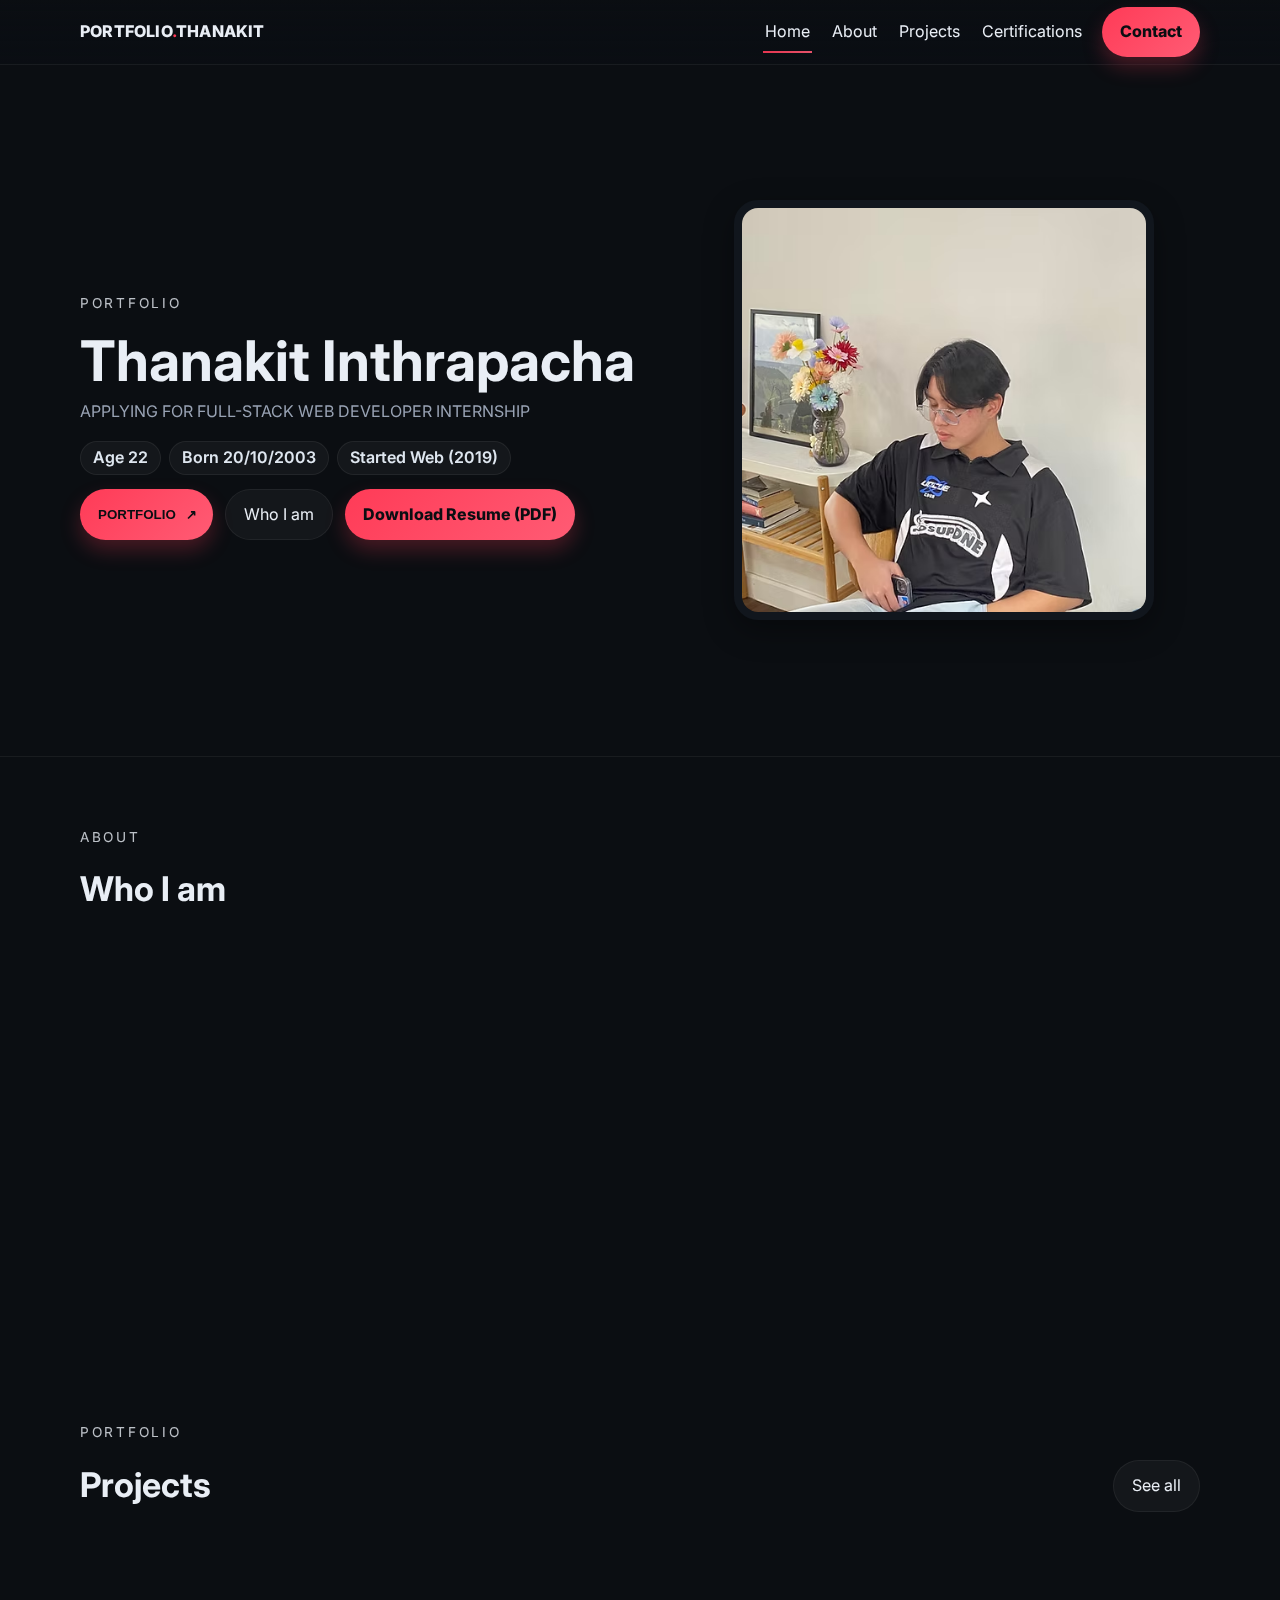
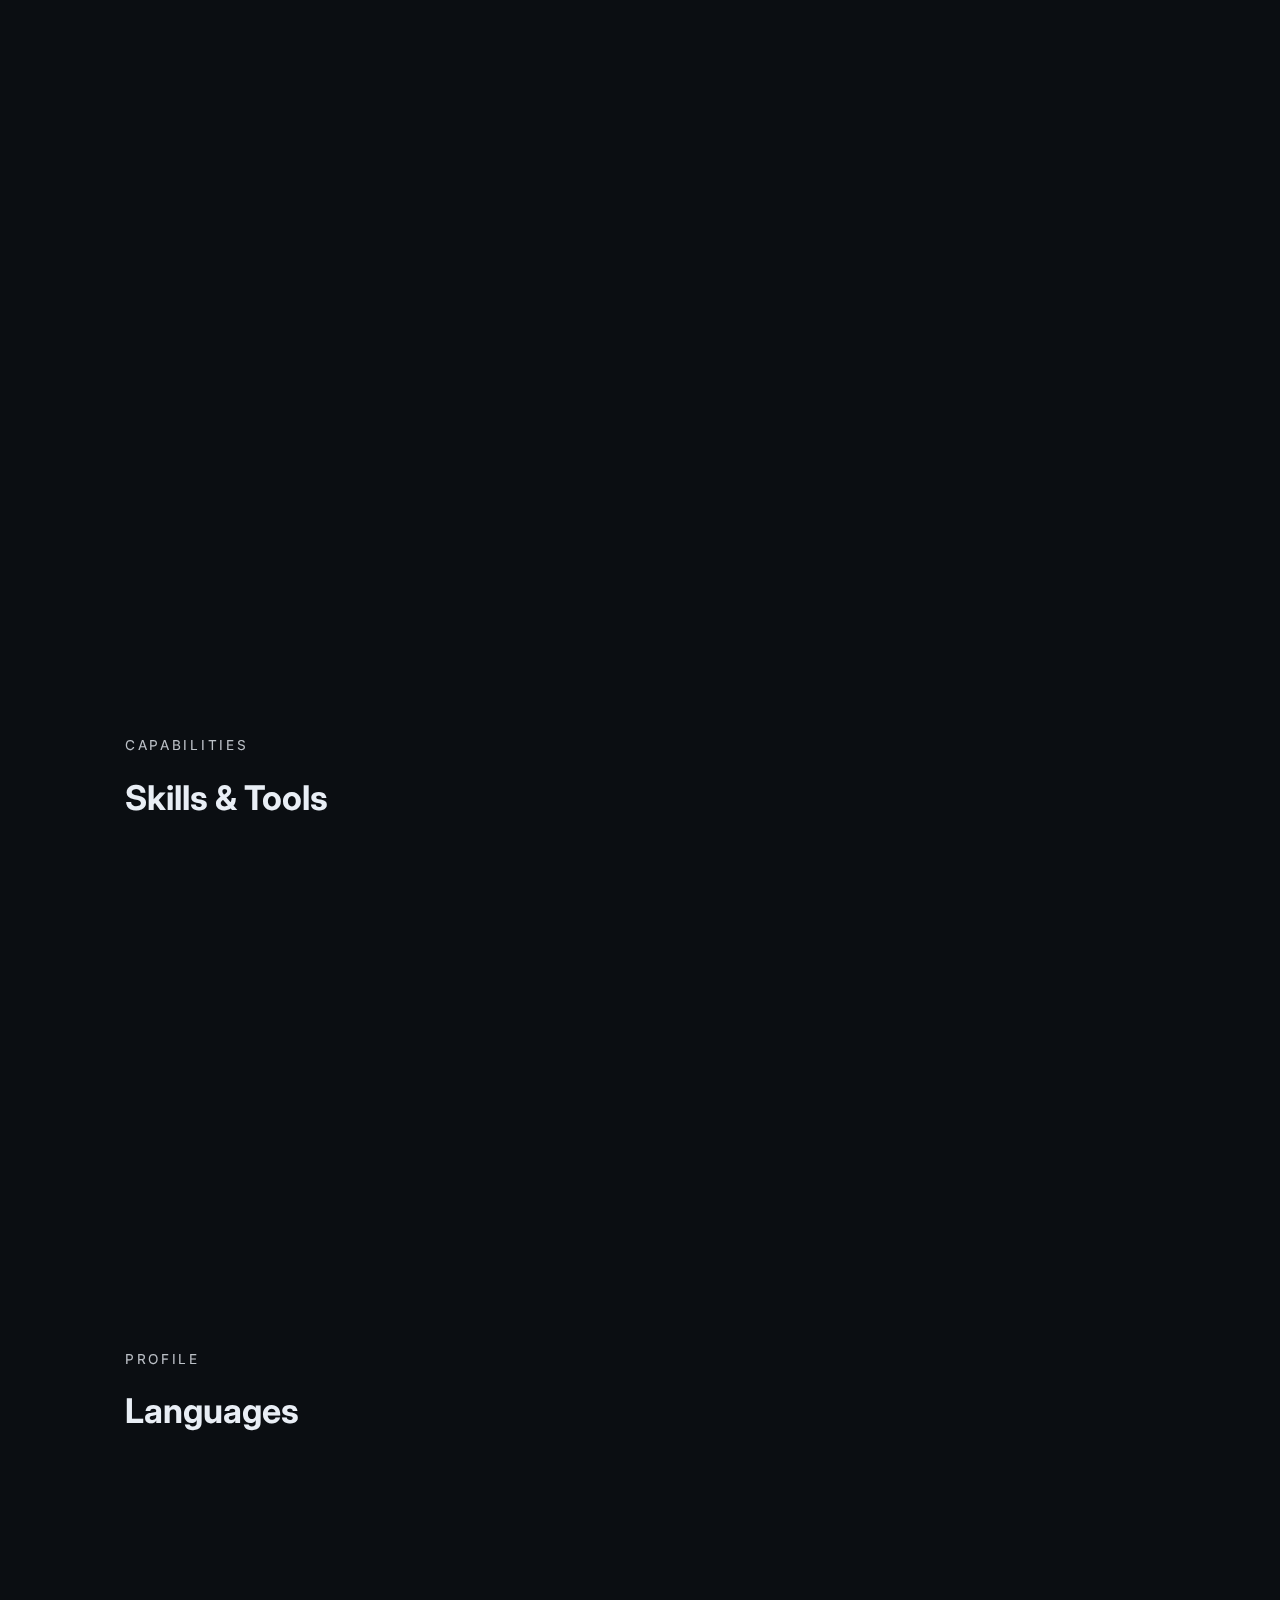
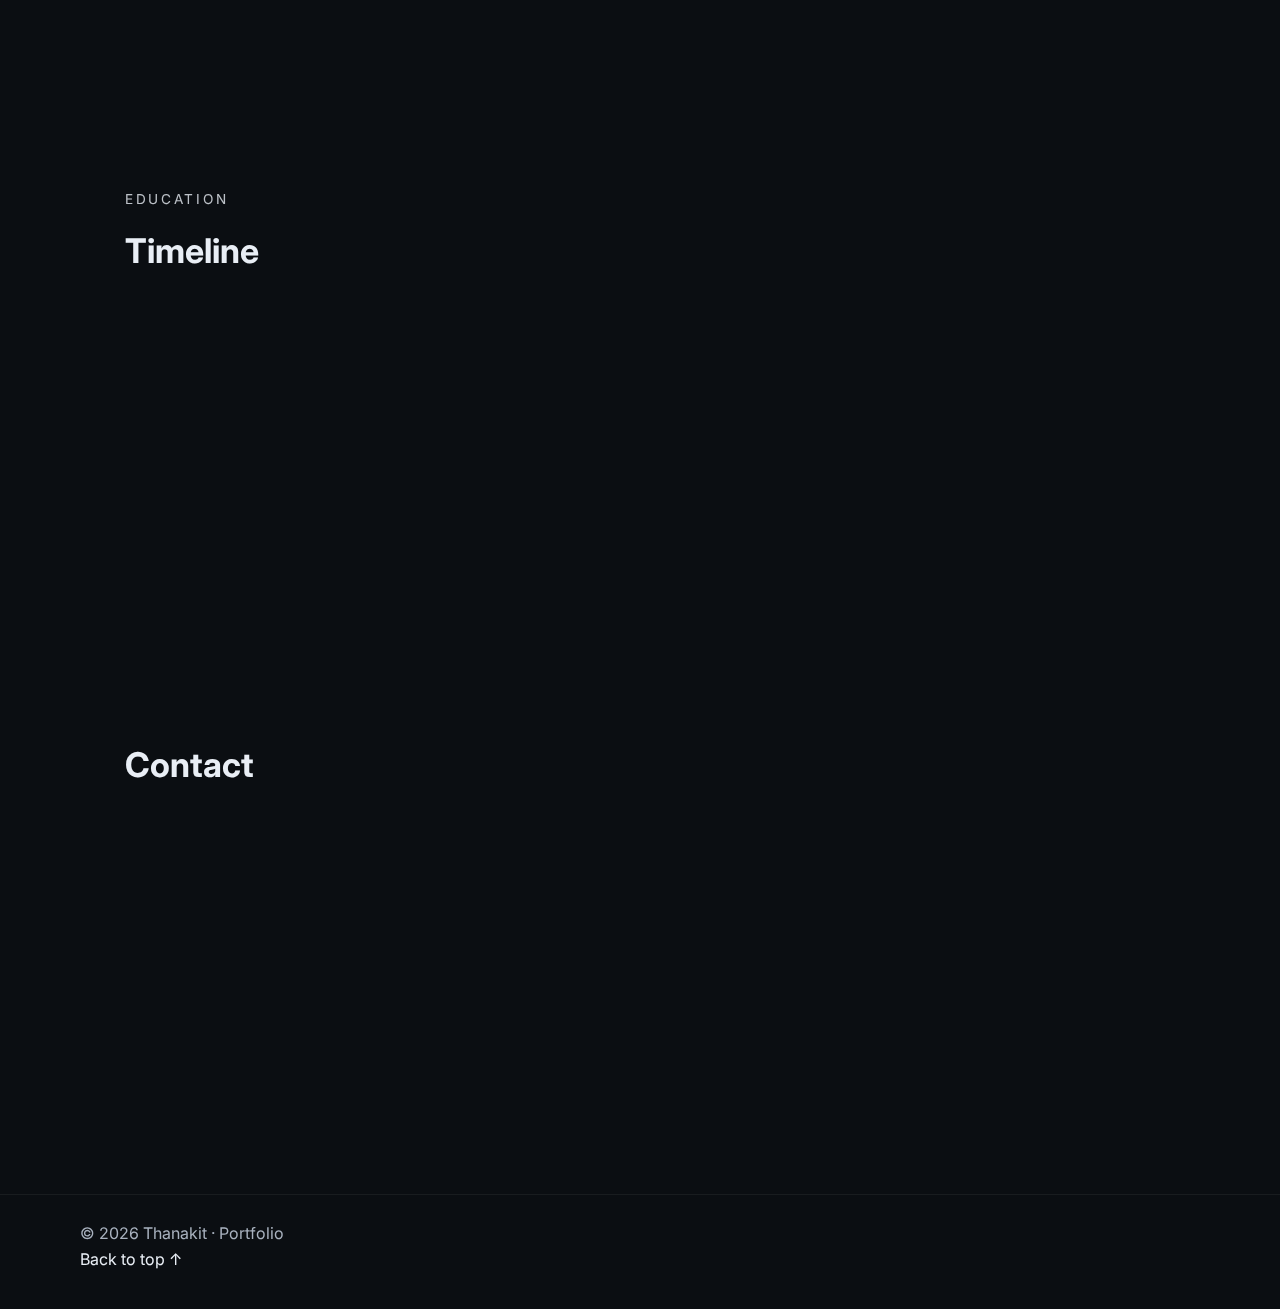
<file: index.html>
<!doctype html>
<html lang="th">
<head>
  <meta charset="utf-8" />
  <meta name="viewport" content="width=device-width, initial-scale=1" />
  <title>Potter – Portfolio</title>
  <meta name="description" content="Thanakit (Potter) – Student & Web Developer Portfolio" />

  <link rel="preconnect" href="https://fonts.googleapis.com">
  <link rel="preconnect" href="https://fonts.gstatic.com" crossorigin>
  <link href="https://fonts.googleapis.com/css2?family=Inter:wght@300;400;600;800&family=Kanit:wght@400;600;800&display=swap" rel="stylesheet">

  <link rel="stylesheet" href="styles.css" />
</head>
<body class="page-fade">
  <div id="scrollbar"></div>

  <!-- ================= NAV ================= -->
  <header class="site-nav" role="navigation" aria-label="Primary">
    <div class="container nav-inner">
      <a class="brand" href="#home">PORTFOLIO<span>.</span>THANAKIT</a>

      <!-- Mobile toggle -->
      <button id="navToggle" class="nav-toggle" type="button"
              aria-label="Toggle menu" aria-expanded="false" aria-controls="primaryMenu">
        <span class="bar"></span><span class="bar"></span><span class="bar"></span>
      </button>

      <nav>
        <ul id="primaryMenu" class="menu">
          <li><a href="#home" class="is-active">Home</a></li>
          <li><a href="#about">About</a></li>
          <li><a href="projects.html">Projects</a></li>
          <li><a href="certifications.html">Certifications</a></li>
          <li><a class="btn btn--primary" href="#contact">Contact</a></li>
        </ul>
      </nav>
    </div>
  </header>

  <!-- ================= MAIN ================= -->
  <main>
    <section id="home" class="section hero hero--clean">
      <div class="container hero-grid hero-balanced">
        <div class="hero-copy">
          <p class="eyebrow">PORTFOLIO</p>
          <h1 class="display">Thanakit Inthrapacha</h1>
          <p class="sub">APPLYING FOR FULL-STACK WEB DEVELOPER INTERNSHIP</p>

          <div class="chip-row">
            <span class="chip">Age 22</span>
            <span class="chip">Born 20/10/2003</span>
            <span class="chip">Started Web (2019)</span>
          </div>

          <div class="cta-row" style="margin-top:14px">
            <button class="btn btn--primary" type="button"
                    data-modal-open="showcase-modal" data-open-tab="projects">
              PORTFOLIO <span class="btn-ico">↗</span>
            </button>
            <a class="btn btn--ghost" href="#about">Who I am</a>
            <a class="btn btn--primary" href="Resume_Thanakit_inthrapacha.pdf" target="_blank" rel="noopener">
              Download Resume (PDF)
            </a>
          </div>
        </div>

        <div class="hero-media">
          <div class="avatar-wrap tilt">
            <img class="avatar" src="assets/profile.jpg" alt="ภาพโปรไฟล์ Potter" loading="lazy" />
          </div>
        </div>
      </div>
    </section>

    <!-- ===== ABOUT ===== -->
    <section id="about" class="section section-tight">
      <div class="container">
        <header class="section-head">
          <div>
            <p class="eyebrow">About</p>
            <h2 class="section-title">Who I am</h2>
          </div>
        </header>

        <div class="about-grid about-balanced reveal">
          <article class="card about-card span-2">
            <h3 class="card-title">About Me</h3>
            <p class="lead">
              สวัสดีครับ ผมชื่อ <b>ธนกฤต อินทรประชา</b> หรือ <b>พอตเตอร์ (Potter)</b> อายุ 21 ปี
              เริ่มสนใจการทำเว็บตั้งแต่ปี 2019 จากการลองเขียน <b>HTML</b> เว็บไซต์แรก—แม้จะเรียบง่าย
              แต่ทำให้ผมหลงรักการเขียนโค้ด และพัฒนาทักษะต่อเนื่องจนวันนี้
            </p>
          </article>

          <article class="card about-card">
            <h3 class="card-title">Quick Focus</h3>
            <ul class="list">
              <li>มุ่งเน้นด้าน Front-End Web Development โดยใช้ HTML, CSS และ JavaScript</li>
              <li>สนใจการสร้างเว็บไซต์ที่ ใช้งานง่ายและตอบสนองได้ดี</li>
              <li>พัฒนาทักษะต่อเนื่องใน Frameworks และเทคโนโลยีใหม่ ๆ</li>
              <li>ให้ความสำคัญกับ UI/UX Design และการเขียนโค้ดที่อ่านง่าย</li>
            </ul>
          </article>
        </div>
      </div>
    </section>

    <section class="section section-tight">
      <div class="container">
        <header class="section-head">
          <div>
            <p class="eyebrow">PORTFOLIO</p>
            <h2 class="section-title">Projects</h2>
          </div>
          <a class="btn btn--ghost" href="projects.html">See all</a>
        </header>

        <article class="card project-copy reveal">
          <h3 class="pc-title">Resume Website (2025)</h3>
          <ul class="pc-list">
            <li><b>What:</b> เว็บพอร์ตหน้าเดียว aesthetic สะอาด มี micro-interactions</li>
            <li><b>How:</b> HTML/CSS/JS, การ์ด-เลย์เอาต์, responsive</li>
            <li><b>Impact:</b> สื่อความเป็นมืออาชีพ โค้ดอ่านง่าย พร้อมนำไปต่อยอด</li>
          </ul>
          <div class="tags"><span class="tag">HTML</span><span class="tag">CSS</span><span class="tag">JavaScript</span></div>
        </article>

        <article class="card project-copy reveal">
          <h3 class="pc-title">IoT PM2.5 Dust Detector (2025)</h3>
          <ul class="pc-list">
            <li><b>What:</b> อุปกรณ์วัด PM2.5 แสดงผลแบบเรียลไทม์บน LCD</li>
            <li><b>How:</b> Arduino (C/C++), sensor modules, <b>Python</b> ทดสอบ/บันทึกข้อมูล</li>
            <li><b>Impact:</b> เห็นคุณภาพอากาศทันที และต่อยอดทำแดชบอร์ดได้</li>
          </ul>
          <div class="tags"><span class="tag">C/C++</span><span class="tag">Arduino</span><span class="tag">Python</span></div>
        </article>

        <article class="card project-copy reveal">
          <h3 class="pc-title">Game Minesweeper (2025)</h3>
          <ul class="pc-list">
            <li><b>What:</b> เกมกวาดระเบิดบนเดสก์ท็อป มีตัวจับเวลา ธง (flag) และสรุปผลชนะ/แพ้</li>
            <li><b>How:</b> Python (GUI/Tkinter), อัลกอริทึม <b>flood-fill</b> เผยช่องว่าง/ตัวเลข, ป้องกันคลิกแรกโดนระเบิด</li>
            <li><b>Impact:</b> โชว์ทักษะวางโครงสร้างเกม การจัดการ state และออกแบบ UX ที่ครบ</li>
          </ul>
          <div class="tags">
            <span class="tag">Python</span>
            <span class="tag">Game</span>
            <span class="tag">GUI</span>
            <span class="tag">Algorithm</span>
          </div>
        </article>
            
    

    <!-- ===== SKILLS & TOOLS ===== -->
    <section class="section section-tight">
      <div class="container">
        <header class="section-head">
          <div>
            <p class="eyebrow">Capabilities</p>
            <h2 class="section-title">Skills & Tools</h2>
          </div>
        </header>

        <div class="two-col two-balanced">
          <!-- Skills -->
          <article class="card reveal">
            <h3 class="card-title">Technical Skills</h3>
            <ul class="skill-levels">
              <li><span>HTML/CSS</span><span class="lvl lvl-adv">Advanced</span><i></i></li>
              <li><span>JavaScript</span><span class="lvl lvl-int">Intermediate</span><i></i></li>
              <li><span>Python</span><span class="lvl lvl-int">Intermediate</span><i></i></li>
              <li><span>Java</span><span class="lvl lvl-bi">Basic–Intermediate</span><i></i></li>
              <li><span>SQL</span><span class="lvl lvl-basic">Basic</span><i></i></li>
            </ul>
          </article>

          <!-- Tools -->
          <article class="card reveal">
            <h3 class="card-title">Tools</h3>
            <ul class="skill-levels">
              <li><span>GitHub</span><span class="lvl lvl-bi">Basic–Intermediate</span><i></i></li>
              <li><span>VS Code</span><span class="lvl lvl-adv">Advanced</span><i></i></li>
              <li><span>Figma</span><span class="lvl lvl-adv">Advanced</span><i></i></li>
              <li><span>Canva</span><span class="lvl lvl-adv">Advanced</span><i></i></li>
            </ul>
          </article>
        </div>
      </div>
    </section>

    <!-- ===== LANGUAGES ===== -->
    <section class="section section-tight">
      <div class="container">
        <header class="section-head">
          <div>
            <p class="eyebrow">Profile</p>
            <h2 class="section-title">Languages</h2>
          </div>
        </header>

        <article class="card reveal">
          <h3 class="card-title">Languages</h3>
          <ul class="skill-levels">
            <li><span>Thai</span><span class="lvl lvl-adv lvl-native">Native</span><i></i></li>
            <li><span>English</span><span class="lvl lvl-basic">Basic</span><i></i></li>
          </ul>
        </article>
      </div>
    </section>

    <!-- ===== EDUCATION ===== -->
    <section class="section section-tight">
      <div class="container">
        <header class="section-head">
          <div>
            <p class="eyebrow">Education</p>
            <h2 class="section-title">Timeline</h2>
          </div>
        </header>

        <article class="card reveal" id="eduCard">
          <ul class="edu edu-timeline">
            <li>
              <div class="t-range"><b>2022 – Present</b></div>
              <div class="t-body">
                <div class="t-head"><b>Bangkok University</b></div>
                <div class="t-sub">B.IT – Computer Science</div>
                <div class="t-sub">• <b>GPA:</b> 2.56</div>
              </div>
            </li>
            <li>
              <div class="t-range"><b>2019 – 2021</b></div>
              <div class="t-body">
                <div class="t-head"><b>Siam Business Administration Technological College</b></div>
                <div class="t-sub">School of Information Technology</div>
                <div class="t-sub">• <b>GPA:</b> 3.7</div>
              </div>
            </li>
          </ul>
        </article>
      </div>
    </section>

    <!-- ===== CONTACT ===== -->
    <section id="contact" class="section">
      <div class="container">
        <header class="section-head">
          <div>
            <h2 class="section-title">Contact</h2>
          </div>
        </header>

        <article class="card reveal" id="contactCard">
          <div class="contact-columns">
            <div class="c-block">
              <h4>Phone</h4>
              <p><a class="contact-link" href="tel:+66641028753">064-102-8753</a></p>
            </div>

            <div class="c-block">
              <h4>Email</h4>
              <p>
                <a class="contact-link" href="mailto:thanakit.intcha@gmail.com">thanakit.intcha@gmail.com</a><br />
                <a class="contact-link" href="mailto:thanakit.inth@bumail.net">thanakit.inth@bumail.net</a>
              </p>
            </div>

            <div class="c-block">
              <h4>Location</h4>
              <p class="muted">49/210, Moo 1, Pornpiman Ville Village, Soi 13, Rangsit , Thanyaburi , Pathum Thani , 12110, Thailand</p>
            </div>

            <div class="c-block">
              <h4>Follow</h4>
              <div class="socials">
                <a class="ico" href="https://www.facebook.com/Thanakitpotter/" target="_blank" rel="noopener">Facebook</a>
                <a class="ico" href="https://www.instagram.com/potter_thanakit/" target="_blank" rel="noopener">Instagram</a>
                <a class="ico" href="https://github.com/ThanakitPotter" target="_blank" rel="noopener">GitHub</a>
              </div>
            </div>
          </div>
        </article>
      </div>
    </section>
  </main>

  <!-- ================= FOOTER ================= -->
  <footer class="site-footer">
    <div class="container foot-inner">
      <div>© <span id="y"></span> Thanakit · Portfolio</div>
      <a href="#home">Back to top ↑</a>
    </div>
  </footer>

  <!-- ================= POPUP Projects / Certs ================= -->
  <div id="showcase-modal" class="modal" aria-hidden="true">
    <div class="modal__overlay" data-modal-close></div>

    <div class="modal__dialog" role="dialog" aria-modal="true" aria-labelledby="showcaseTitle" tabindex="-1">
      <button class="modal__close" data-modal-close aria-label="Close">×</button>

      <!-- Tabs -->
      <div class="modal__tabs" role="tablist" aria-label="Showcase sections">
        <button class="tab is-active" role="tab"
                id="tabbtn-projects" aria-controls="tab-projects" aria-selected="true">Projects</button>
        <button class="tab" role="tab"
                id="tabbtn-certs" aria-controls="tab-certs" aria-selected="false">Certifications</button>
        <div class="tab__spacer"></div>
      </div>

      <!-- Panel: Projects -->
      <section id="tab-projects" class="tab-panel is-active"
               role="tabpanel" aria-labelledby="tabbtn-projects">
        <header class="tab-head">
          <h2 id="showcaseTitle">Projects</h2>
          <p class="muted">ตัวอย่างโปรเจกต์เด่น</p>
        </header>

        <div class="panel-grid" data-scope="projects">
          <article class="mcard">
            <img class="mcover" src="assets/projects/p3.png" alt="Resume Website" loading="lazy" />
            <h3 class="title">Resume Website</h3>
            <p>HTML / CSS / JS</p>
          </article>

          <article class="mcard">
            <img class="mcover" src="assets/projects/p1.jpg" alt="PM 2.5 IoT" loading="lazy" />
            <h3 class="title">IoT PM2.5 Detector</h3>
            <p>C/C++ · Arduino · Python</p>
          </article>
          
          <article class="mcard">
            <img class="mcover" src="assets/projects/p2.jpg"
                alt="Game Minesweeper – Python GUI" loading="lazy" />
            <h3 class="title">Game Minesweeper</h3>
            <p>Python (GUI)</p>
          </article>
        </div>
      </section>
      

      <!-- Panel: Certifications -->
      <section id="tab-certs" class="tab-panel" role="tabpanel"
               aria-labelledby="tabbtn-certs" hidden>
        <header class="tab-head">
          <h2>Certifications</h2>
          <p class="muted">กดที่รูปเพื่อดูใบรับรอง</p>
        </header>

        <div class="panel-grid" data-scope="certs">
          <article class="mcard cert">
            <a class="img-link" target="_blank" rel="noopener"
               href="https://www.coursera.org/verify/09D2X0VUJ6EL">
              <img class="mcover" src="assets/Certifications/c1.jpg"
                   alt="Coursera: Customer Service with Python – Build a Chatbot using ChatGPT" loading="lazy" />
            </a>
            <h3 class="title">Customer Service with Python</h3>
            <p class="muted">Coursera · 2025</p>
          </article>

          <article class="mcard cert">
            <a class="img-link" target="_blank" rel="noopener" href="https://media.mooc.ncsa.or.th/certificate/N0B2B076ECS07.pdf">
              <img class="mcover" src="assets/Certifications/c2.jpg"
                   alt="MOOC/NCSA: Basic Cybersecurity" loading="lazy" />
            </a>
            <h3 class="title">Basic Cybersecurity</h3>
            <p class="muted">MOOC (NCSA) · 2024</p>
          </article>
        </div>
      </section>

      <div class="modal__actions">
        <a class="btn btn--primary" id="btnGoProjects" href="projects.html">ไปยังหน้าผลงาน</a>
        <a class="btn btn--primary" id="btnGoCerts" href="certifications.html" hidden>ไปยังหน้าการรับรอง</a>
      </div>
    </div>
  </div>

  <script src="app.js"></script>
</body>
</html>
</file>
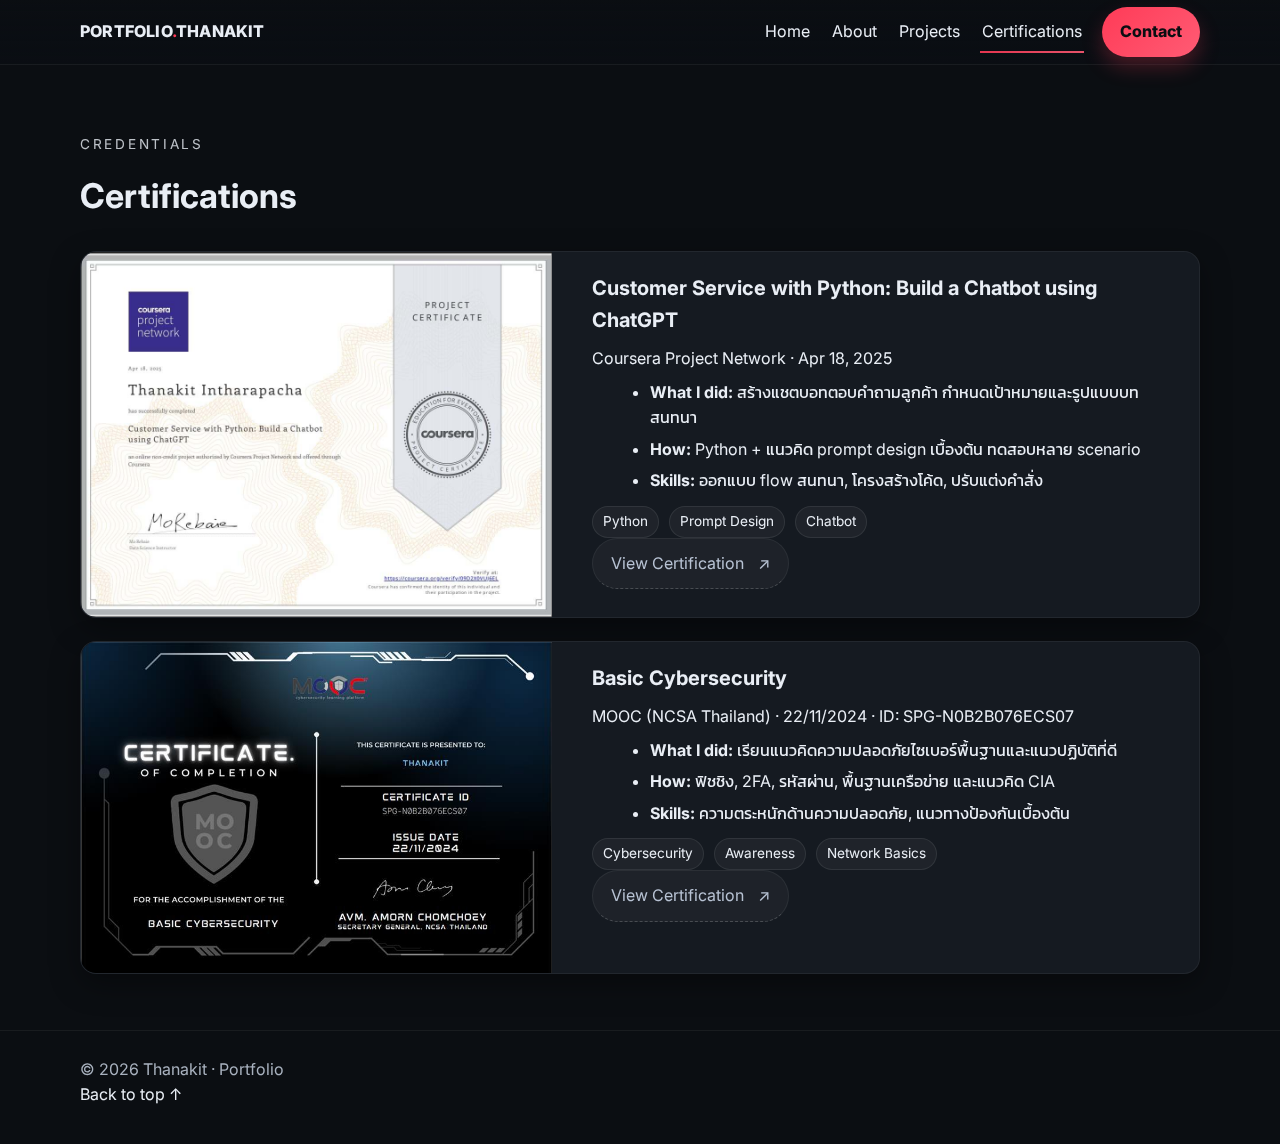
<file: certifications.html>
<!doctype html>
<html lang="th">
<head>
  <meta charset="utf-8" />
  <meta name="viewport" content="width=device-width, initial-scale=1" />
  <title>Certifications – Potter</title>
  <link rel="stylesheet" href="styles.css" />
  <link rel="preconnect" href="https://fonts.googleapis.com">
  <link href="https://fonts.googleapis.com/css2?family=Inter:wght@300;400;600;800&family=Kanit:wght@400;600;800&display=swap" rel="stylesheet">
</head>
<body class="page-fade">
  <div id="scrollbar"></div>

  <header class="site-nav" role="navigation" aria-label="Primary">
    <div class="container nav-inner">
      <a class="brand" href="#home">PORTFOLIO<span>.</span>THANAKIT</a>
      <button id="navToggle" class="nav-toggle" type="button" aria-label="Toggle menu" aria-expanded="false" aria-controls="primaryMenu">
        <span class="bar"></span><span class="bar"></span><span class="bar"></span>
      </button>
      <nav>
        <ul id="primaryMenu" class="menu">
          <li><a href="index.html#home">Home</a></li>
          <li><a href="index.html#about">About</a></li>
          <li><a href="projects.html">Projects</a></li>
          <li><a href="certifications.html" class="is-active">Certifications</a></li>
          <li><a class="btn btn--primary" href="index.html#contact">Contact</a></li>
        </ul>
      </nav>
    </div>
  </header>

  <main class="section section-tight">
    <div class="container">
      <header class="section-head">
        <div>
          <p class="eyebrow">Credentials</p>
          <h2 class="section-title">Certifications</h2>
        </div>
      </header>

      <div class="cert-list">
        <!-- Cert 1 -->
        <article class="card cred reveal tilt">
          <div class="cred-media">
            <span class="cred-badge">Verified</span>
            <a class="img-link" target="_blank" rel="noopener"
               href="https://www.coursera.org/verify/09D2X0VUJ6EL">
              <img class="cover" src="assets/Certifications/c1.jpg"
                   alt="Coursera: Customer Service with Python – Build a Chatbot using ChatGPT" loading="lazy" />
            </a>
          </div>
          <div class="cred-body">
            <h3 class="card-title">Customer Service with Python: Build a Chatbot using ChatGPT</h3>
            <p class="meta muted">Coursera Project Network · Apr 18, 2025</p>
            <ul class="key">
              <li><b>What I did:</b> สร้างแชตบอทตอบคำถามลูกค้า กำหนดเป้าหมายและรูปแบบบทสนทนา</li>
              <li><b>How:</b> Python + แนวคิด prompt design เบื้องต้น ทดสอบหลาย scenario</li>
              <li><b>Skills:</b> ออกแบบ flow สนทนา, โครงสร้างโค้ด, ปรับแต่งคำสั่ง</li>
            </ul>
            <div class="tags"><span class="tag">Python</span><span class="tag">Prompt Design</span><span class="tag">Chatbot</span></div>
            <div class="links">
              <a class="btn btn--ghost" target="_blank" rel="noopener"
                 href="https://40d5a691-a6a4-4894-9de1-00ae434b67c7.filesusr.com/ugd/3ff48d_a523041549b141b38d87a268a07d0a16.pdf">
                View Certification <span class="ext">↗</span>
              </a>
            </div>
          </div>
        </article>

        <!-- Cert 2 -->
        <article class="card cred reveal tilt">
          <div class="cred-media">
            <span class="cred-badge">Verified</span>
            <a class="img-link" target="_blank" rel="noopener" href="https://media.mooc.ncsa.or.th/certificate/N0B2B076ECS07.pdf">
              <img class="cover" src="assets/Certifications/c2.jpg"
                   alt="MOOC/NCSA: Basic Cybersecurity" loading="lazy" />
            </a>
          </div>
          <div class="cred-body">
            <h3 class="card-title">Basic Cybersecurity</h3>
            <p class="meta muted">MOOC (NCSA Thailand) · 22/11/2024 · ID: SPG-N0B2B076ECS07</p>
            <ul class="key">
              <li><b>What I did:</b> เรียนแนวคิดความปลอดภัยไซเบอร์พื้นฐานและแนวปฏิบัติที่ดี</li>
              <li><b>How:</b> ฟิชชิง, 2FA, รหัสผ่าน, พื้นฐานเครือข่าย และแนวคิด CIA</li>
              <li><b>Skills:</b> ความตระหนักด้านความปลอดภัย, แนวทางป้องกันเบื้องต้น</li>
            </ul>
            <div class="tags"><span class="tag">Cybersecurity</span><span class="tag">Awareness</span><span class="tag">Network Basics</span></div>
            <div class="links">
              <a class="btn btn--ghost" target="_blank" rel="noopener" href="https://media.mooc.ncsa.or.th/certificate/N0B2B076ECS07.pdf">
                View Certification <span class="ext">↗</span>
              </a>
            </div>
          </div>
        </article>
      </div>
    </div>
  </main>

  <footer class="site-footer">
    <div class="container foot-inner">
      <div>© <span id="y"></span> Thanakit · Portfolio</div>
      <a href="#top">Back to top ↑</a>
    </div>
  </footer>

  <script src="app.js"></script>
</body>
</html>
</file>
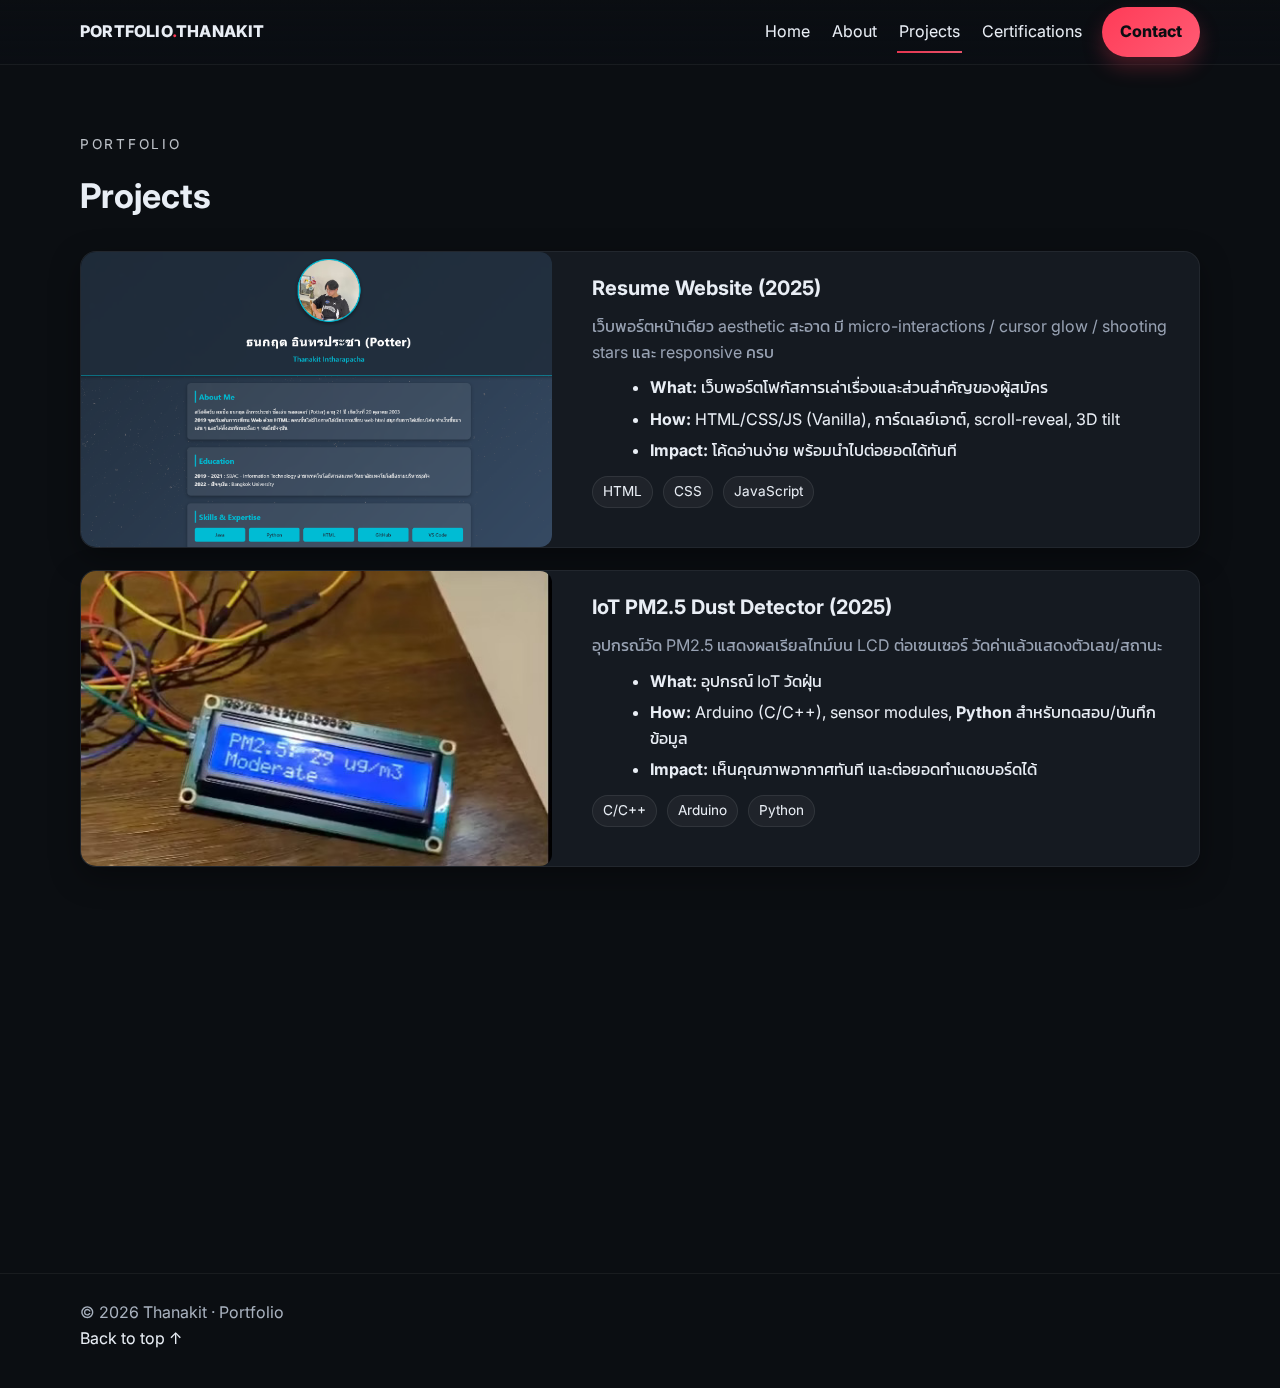
<file: projects.html>
<!doctype html>
<html lang="th" data-theme="dark">
<head>
  <meta charset="utf-8" />
  <meta name="viewport" content="width=device-width, initial-scale=1" />
  <title>Projects — Potter</title>
  <meta name="description" content="Selected projects by Thanakit (Potter)" />
  <link rel="preconnect" href="https://fonts.googleapis.com">
  <link rel="preconnect" href="https://fonts.gstatic.com" crossorigin>
  <link href="https://fonts.googleapis.com/css2?family=Inter:wght@300;400;600;800&family=Kanit:wght@400;600;800&display=swap" rel="stylesheet">
  <link rel="stylesheet" href="styles.css" />
</head>
<body class="page-fade">

  <!-- ===== NAV ===== -->
  <header class="site-nav">
    <div class="container nav-inner">
      <a class="brand" href="#home">PORTFOLIO<span>.</span>THANAKIT</a>
      <nav aria-label="หลัก">
        <ul class="menu" id="primaryMenu">
          <li><a href="index.html#home">Home</a></li>
          <li><a href="index.html#about">About</a></li>
          <li><a class="is-active" href="projects.html">Projects</a></li>
          <li><a href="certifications.html">Certifications</a></li>
          <li><a class="btn btn--primary" href="index.html#contact">Contact</a></li>
        </ul>
      </nav>
    </div>
  </header>

  <!-- ===== MAIN ===== -->
  <main class="section section-tight">
    <div class="container">
      <header class="section-head">
        <div>
          <p class="eyebrow">Portfolio</p>
          <h1 class="section-title">Projects</h1>
        </div>
      </header>

      <section class="proj-list">

        <!-- Resume Website -->
        <article class="card proj tilt reveal" id="p-resume">
          <div class="proj-media">
            <img class="cover" src="assets/projects/p3.png" alt="Resume Website" loading="lazy">
          </div>
          <div class="proj-body">
            <h3 class="card-title">Resume Website (2025)</h3>
            <p class="summary">
              เว็บพอร์ตหน้าเดียว aesthetic สะอาด มี micro-interactions / cursor glow / shooting stars และ responsive ครบ
            </p>
            <ul class="key">
              <li><b>What:</b> เว็บพอร์ตโฟกัสการเล่าเรื่องและส่วนสำคัญของผู้สมัคร</li>
              <li><b>How:</b> HTML/CSS/JS (Vanilla), การ์ดเลย์เอาต์, scroll-reveal, 3D tilt</li>
              <li><b>Impact:</b> โค้ดอ่านง่าย พร้อมนำไปต่อยอดได้ทันที</li>
            </ul>
            <div class="tags">
              <span class="tag">HTML</span><span class="tag">CSS</span><span class="tag">JavaScript</span>
            </div>
          </div>
        </article>

        <!-- IoT PM2.5 -->
        <article class="card proj tilt reveal" id="p-pm25">
          <div class="proj-media">
            <img class="cover" src="assets/projects/p1.jpg" alt="IoT PM2.5 Detector" loading="lazy">
          </div>
          <div class="proj-body">
            <h3 class="card-title">IoT PM2.5 Dust Detector (2025)</h3>
            <p class="summary">
              อุปกรณ์วัด PM2.5 แสดงผลเรียลไทม์บน LCD ต่อเซนเซอร์ วัดค่าแล้วแสดงตัวเลข/สถานะ
            </p>
            <ul class="key">
              <li><b>What:</b> อุปกรณ์ IoT วัดฝุ่น</li>
              <li><b>How:</b> Arduino (C/C++), sensor modules, <b>Python</b> สำหรับทดสอบ/บันทึกข้อมูล</li>
              <li><b>Impact:</b> เห็นคุณภาพอากาศทันที และต่อยอดทำแดชบอร์ดได้</li>
            </ul>
            <div class="tags">
              <span class="tag">C/C++</span><span class="tag">Arduino</span><span class="tag">Python</span>
            </div>
          </div>
        </article>

        <!-- Game Minesweeper -->
        <article class="card proj reveal tilt" id="p-minesweeper">
          <div class="proj-media">
            <img class="cover" src="assets/projects/p2.jpg"
                 alt="Game Minesweeper – Python GUI" loading="lazy">
          </div>

          <div class="proj-body">
            <h3 class="card-title">Game Minesweeper (2025)</h3>
            <p class="summary">
              เกมกวาดระเบิดบนเดสก์ท็อปด้วย <b>Python (GUI/Tkinter)</b>
              มีโหมดความยาก ตัวจับเวลา ระบบธง (flag) และสรุปผลชนะ/แพ้
            </p>

            <ul class="key">
              <li><b>What:</b> เกม Minesweeper พร้อมหน้าเลือกความยาก (Easy/Medium/Hard) และตารางคะแนน</li>
              <li><b>How:</b> อัลกอริทึม <b>flood-fill</b> เผยช่องว่าง/ตัวเลข ป้องกันคลิกแรกโดนระเบิด จัดการ state กระดาน</li>
              <li><b>Impact:</b> โชว์ทักษะวางโครงสร้างเกม การจัดการสถานะ และ UX ที่ครบ</li>
            </ul>

            <div class="tags">
              <span class="tag">Python</span>
              <span class="tag">Game</span>
              <span class="tag">GUI</span>
              <span class="tag">Algorithm</span>
            </div>
      </section>
    </div>
  </main>

  <!-- ===== FOOTER ===== -->
  <footer class="site-footer">
    <div class="container foot-inner">
      <div>© <span id="y"></span> Thanakit · Portfolio</div>
      <a href="#top">Back to top ↑</a>
    </div>
  </footer>

  <script src="app.js"></script>
</body>
</html>
</file>
<file: styles.css>
/* ==================== styles.css (FULL) ==================== */

/* ===== Base (Dark) ===== */
:root{
  --bg:#0b0e12; --panel:#12161c; --card:#151a21; --text:#e9eef5; --muted:#98a2b3;
  --line:rgba(255,255,255,.06); --primary:#ff3b57; --primary-2:#ff5b74;
  --ring:0 0 0 2px rgba(255,59,87,.25); --radius:16px; --shadow:0 10px 30px rgba(0,0,0,.35);

  --space-1:8px; --space-2:12px; --space-3:16px; --space-4:20px;
  --space-5:28px; --space-6:40px; --space-7:56px; --space-8:80px;

  /* unified skill bars */
  --bar-native:100%; --bar-adv:92%; --bar-prof:86%;
  --bar-int:70%; --bar-bi:58%; --bar-basic:42%;

  /* safe-area & nav height */
  --safe-top: env(safe-area-inset-top);
  --nav-h:64px;
}

*{box-sizing:border-box}
html,body{margin:0;padding:0;background:var(--bg);color:var(--text);
  font-family:Inter,Kanit,system-ui,-apple-system,Segoe UI,Roboto,Arial,sans-serif;line-height:1.6}
a{color:var(--text);text-decoration:none}
img{max-width:100%;display:block}
[hidden]{display:none!important}
html{scroll-behavior:smooth}
html,body{overflow-x:hidden}

/* ===== Smooth page fade ===== */
.page-fade{opacity:0}
.page-fade.is-ready{opacity:1;transition:opacity .35s ease}
.page-fade .hero-grid{opacity:0; transform:translateY(6px)}
.page-fade.is-ready .hero-grid{opacity:1; transform:none;
  transition:transform .35s cubic-bezier(.22,.61,.36,1), opacity .35s ease}

/* ===== Scroll progress bar ===== */
#scrollbar{
  position:fixed; top:0; left:0; height:3px; width:0%;
  background:linear-gradient(90deg,var(--primary),var(--primary-2));
  z-index:200; transform-origin:left; pointer-events:none;
  box-shadow:0 0 18px rgba(255,59,87,.35);
}

/* ===== Scroll-reveal ===== */
.reveal{opacity:0;transform:translateY(8px)}
.reveal.is-in{opacity:1;transform:none;
  transition:transform .55s cubic-bezier(.22,.61,.36,1),opacity .55s ease}

/* ===== 3D tilt helper ===== */
.tilt{transform-style:preserve-3d;transition:transform .15s ease-out;will-change:transform}

/* ===== Containers & Sections ===== */
.container{width:min(1120px,92%);margin-inline:auto}
.section{padding:var(--space-8) 0}
.section-tight{padding:var(--space-7) 0}
.section-head{margin-bottom:var(--space-5);display:flex;align-items:flex-end;
  justify-content:space-between;gap:var(--space-4)}
.section-title{font-size:clamp(24px,3.4vw,34px);margin:4px 0 0}
.section-desc{color:var(--muted);margin:0}

/* ===== NAVBAR ===== */
body{ padding-top: calc(var(--nav-h) + var(--safe-top)); }
.site-nav{
  position:fixed; left:0; right:0; top:0; z-index:150;
  -webkit-backdrop-filter:saturate(140%) blur(8px);
  backdrop-filter:saturate(140%) blur(8px);
  background:linear-gradient(180deg,rgba(11,14,18,.78),rgba(11,14,18,.35));
  border-bottom:1px solid var(--line);
  padding-top: var(--safe-top);
  -webkit-tap-highlight-color: transparent;
}
@supports not ((-webkit-backdrop-filter: none) or (backdrop-filter: none)){
  .site-nav{ background: rgba(11,14,18,.92); }
}
.nav-inner{height:var(--nav-h);display:flex;align-items:center;justify-content:space-between;gap:12px}
.brand{font-weight:800;letter-spacing:.2px;white-space:nowrap}
.brand span{color:var(--primary)}
.menu{list-style:none;display:flex;gap:18px;margin:0;padding:0;align-items:center}
.menu a.is-active{color:inherit}
:where(section,[id]){ scroll-margin-top: calc(var(--nav-h) + 8px); }

.menu a:not(.btn){position:relative;padding:6px 2px;transition:color .18s ease,transform .18s ease}
.menu a:not(.btn)::after{
  content:"";position:absolute;left:0;bottom:-6px;height:2px;width:100%;
  background:linear-gradient(90deg,var(--primary),var(--primary-2));
  transform:scaleX(0);transform-origin:50% 50%;transition:transform .22s ease;opacity:.9
}
.menu a:not(.btn):hover{transform:translateY(-1px)}
.menu a:not(.btn):hover::after,.menu a.is-active:not(.btn)::after{transform:scaleX(1)}
.menu:hover a.is-active:not(:hover)::after{transform:scaleX(0)}

.menu .btn.btn--primary{
  position:relative;overflow:hidden;box-shadow:0 10px 20px rgba(255,59,87,.25);
  transition:transform .18s ease,box-shadow .22s ease
}
.menu .btn.btn--primary::before{
  content:"";position:absolute;top:-120%;left:-20%;width:40%;height:300%;
  transform:rotate(25deg) translateX(-130%);
  background:linear-gradient(to right,transparent 0%,rgba(255,255,255,.38) 50%,transparent 100%);
  filter:blur(1px);transition:transform .6s cubic-bezier(.22,.61,.36,1)
}
.menu .btn.btn--primary:hover{transform:translateY(-2px);box-shadow:0 14px 28px rgba(255,59,87,.35)}
.menu .btn.btn--primary:hover::before{transform:rotate(25deg) translateX(260%)}
.menu .btn.btn--primary:active{transform:translateY(0);box-shadow:0 8px 18px rgba(255,59,87,.28)}
.menu a:focus-visible,.nav-toggle:focus-visible{
  outline:none; box-shadow:0 0 0 2px #000, 0 0 0 4px rgba(255,59,87,.6); border-radius:10px;
}

/* Mobile hamburger */
.nav-toggle{
  display:none; width:40px; height:40px; border-radius:10px; border:1px solid var(--line);
  background:#ffffff0b; color:inherit; align-items:center; justify-content:center; gap:4px; cursor:pointer;
}
.nav-toggle .bar{display:block; width:18px; height:2px; background:#fff; border-radius:2px;}
.nav-toggle .bar + .bar{margin-top:4px}
@media (max-width:860px){
  .nav-inner{ gap:6px; }
  nav{ position: static; }
  .nav-toggle{ display:inline-flex; }
  .menu{
    position: fixed; left:0; right:0; top: calc(var(--nav-h) + var(--safe-top));
    width:100vw; max-height: calc(100dvh - (var(--nav-h) + var(--safe-top)));
    overflow:auto; display:flex; flex-direction:column; gap:0; margin:0;
    background:rgba(12,15,20,.96); border-bottom:1px solid var(--line);
    padding: max(8px, var(--safe-top)) max(12px, env(safe-area-inset-right)) 12px max(12px, env(safe-area-inset-left));
    transform-origin: top center; transform: translateY(-6px) scaleY(0);
    opacity:0; pointer-events:none;
    transition: transform .22s cubic-bezier(.22,.61,.36,1), opacity .22s ease;
    z-index:160;
  }
  .site-nav.is-open .menu{ transform: translateY(0) scaleY(1); opacity:1; pointer-events:auto; }
  .menu li{ padding:6px 2px; }
  .menu a:not(.btn){ padding:10px 2px; }
  .menu .btn.btn--primary{ width:100%; justify-content:center; margin-top:6px; padding:12px 16px; }
}
html.nav-open, body.nav-open{ overflow: hidden; }

/* ===== Buttons / Chips ===== */
.btn{display:inline-flex;align-items:center;justify-content:center;gap:8px;padding:12px 18px;border-radius:999px;border:1px solid var(--line);background:transparent;color:var(--text);cursor:pointer;transition:.2s;position:relative;overflow:hidden}
.btn:hover{border-color:#ffffff14;transform:translateY(-1px)}
.btn--primary{border:none;background:linear-gradient(135deg,var(--primary),var(--primary-2));color:#0b0e12;font-weight:800;box-shadow:0 10px 20px rgba(255,59,87,.25)}
.btn--ghost{background:#ffffff0a}
.chip-row{margin-top:var(--space-3);display:flex;gap:8px;flex-wrap:wrap}
.chip{display:inline-flex;align-items:center;height:34px;padding:0 12px;border-radius:999px;background:#ffffff0a;border:1px solid #ffffff10;font-weight:600;color:#dfe7f0}
.cta-row{gap:12px;flex-wrap:wrap;display:flex}
.btn .btn-ico{display:inline-block;transform:translateX(2px);transition:transform .18s ease}
.btn.btn--primary:hover .btn-ico{transform:translateX(6px)}

/* ===== Hero ===== */
.hero--clean{border-bottom:1px solid var(--line)}
.hero-grid{display:grid;grid-template-columns:1.05fr .95fr;gap:var(--space-6);align-items:center}
.hero-balanced{padding-top:var(--space-7);padding-bottom:var(--space-7)}
.eyebrow{letter-spacing:.2em;text-transform:uppercase;opacity:.8;font-size:.85rem}
.display{font-size:clamp(28px,7vw,56px);margin:6px 0 6px;line-height:1.15}
.sub{color:var(--muted);margin:0 0 10px;max-width:50ch}
.hero-media{display:flex;justify-content:center}
.avatar-wrap{max-width:420px;width:100%}
.avatar{width:100%;aspect-ratio:1/1;border-radius:24px;object-fit:cover;border:8px solid #11161d;box-shadow:var(--shadow)}

/* ===== Cards / layout ===== */
.card{background:var(--card);border:1px solid var(--line);border-radius:var(--radius);padding:24px;box-shadow:var(--shadow);transition:transform .2s ease,box-shadow .2s ease,border-color .2s ease}
.card-title{margin:0 0 10px;font-size:20px}
.lead{font-size:1.02rem}
.about-grid{display:grid;grid-template-columns:1.4fr .6fr;gap:var(--space-5)}
.about-balanced .about-card{padding:28px}
.about-card.span-2{grid-column:1/2}
@media (max-width:980px){.about-grid{grid-template-columns:1fr}.about-card.span-2{grid-column:auto}}

/* Two cols */
.two-col{display:grid;grid-template-columns:1fr 1fr;gap:var(--space-5)}
.two-balanced .card{min-height:180px;display:flex;flex-direction:column;justify-content:center}
.tags{display:flex;gap:10px;flex-wrap:wrap}
.tags-spread{gap:12px}

/* ===== Education (timeline) ===== */
.edu{list-style:none;margin:0;padding:0;display:grid;gap:var(--space-4)}
.edu-timeline{position:relative;padding-left:20px}
.edu-timeline:before{content:"";position:absolute;left:8px;top:4px;bottom:4px;width:2px;background:linear-gradient(180deg,#ffffff22,transparent)}
.edu li{position:relative;display:grid;grid-template-columns:180px 1fr;gap:16px;padding:16px;border:1px dashed #ffffff16;border-radius:12px;background:#ffffff05}
.edu li:before{content:"";position:absolute;left:-4px;top:18px;width:10px;height:10px;border-radius:999px;background:var(--primary);box-shadow:0 0 0 3px rgba(255,59,87,.18)}
.t-range{color:#ffb0bb}.t-head{font-weight:800}.t-sub{color:var(--muted)}

/* ===== Skill levels (animated) ===== */
.skill-levels{list-style:none;margin:0;padding:0;display:grid;gap:10px}
.skill-levels li{position:relative;display:grid;grid-template-columns:1fr auto;align-items:center;gap:12px;padding:10px 12px;border:1px solid var(--line);border-radius:12px;background:#ffffff07}
.skill-levels li i{
  content:"";position:absolute;left:0;right:0;bottom:0;height:4px;border-radius:0 0 12px 12px;
  background:linear-gradient(90deg,var(--primary),var(--primary-2));
  width:0!important;transform-origin:left;opacity:.65;
  transition: width .9s cubic-bezier(.22,.61,.36,1);
}
.skills-in .skill-levels li .lvl-native ~ i{width:var(--bar-native)!important}
.skills-in .skill-levels li .lvl-adv    ~ i{width:var(--bar-adv)!important}
.skills-in .skill-levels li .lvl-prof   ~ i{width:var(--bar-prof)!important}
.skills-in .skill-levels li .lvl-int    ~ i{width:var(--bar-int)!important}
.skills-in .skill-levels li .lvl-bi     ~ i{width:var(--bar-bi)!important}
.skills-in .skill-levels li .lvl-basic  ~ i{width:var(--bar-basic)!important}
.skill-levels li{ --d:0ms }
.skill-levels li:nth-child(2){ --d:100ms }
.skill-levels li:nth-child(3){ --d:200ms }
.skill-levels li:nth-child(4){ --d:300ms }
.skill-levels li:nth-child(5){ --d:400ms }
.skills-in .skill-levels li i{ transition-delay: var(--d) }
.lvl{font-size:.85rem;opacity:.85}
.lvl-adv{color:#ffd1d8}.lvl-int{color:#c3e7ff}.lvl-bas{color:#c9c9c9}

/* ===== Contact ===== */
#eduCard,#contactCard{width:100%;max-width:unset;margin-inline:0}
#contactCard{padding:24px 24px 28px}
.contact-columns{display:grid;gap:18px}
@media (min-width:960px){
  .contact-columns{grid-template-columns:1fr 1fr;grid-template-areas:"phone email" "location follow"}
  .contact-columns .c-block:nth-child(1){grid-area:phone}
  .contact-columns .c-block:nth-child(2){grid-area:email}
  .contact-columns .c-block:nth-child(3){grid-area:location}
  .contact-columns .c-block:nth-child(4){grid-area:follow}
}
.c-block h4{margin:0 0 6px;font-weight:700}
.c-block p{margin:0}
.socials{display:flex;gap:10px;flex-wrap:wrap}
.ico{padding:6px 10px;background:#ffffff0b;border:1px solid #ffffff12;border-radius:999px}

/* ===== Footer ===== */
.site-footer{border-top:1px solid var(--line);padding:26px 0 36px;color:#a8b1be}

/* ===== Modal (CENTERED & COMPACT) ===== */
.modal{
  position: fixed;
  inset: 0;
  z-index: 200;                  /* อยู่เหนือ navbar */
  display: grid;                 /* จัดกึ่งกลาง */
  place-items: center;
  padding: max(16px, calc(var(--safe-top) + 12px)) 16px 16px;
  pointer-events: none;          /* ปิดคลิกจนกว่าจะเปิด */
}
.modal.is-open{ pointer-events: auto; }

.modal__overlay{
  position: absolute;
  inset: 0;
  background: rgba(0,0,0,.55);
  opacity: 0;
  transition: opacity .25s ease;
  z-index: 0;
}
.modal.is-open .modal__overlay{ opacity: 1; }

.modal__dialog{
  margin: 0;                     /* ไม่ต้องใช้ margin เพื่อจัดกลาง */
  width: min(920px, 92%);        /* ขนาด compact */
  background: var(--panel);
  border: 1px solid var(--line);
  border-radius: 16px;
  box-shadow: var(--shadow);
  padding: 18px 18px 14px;

  max-height: calc(100dvh - 48px - var(--safe-top)); /* สูงไม่เกินจอ */
  overflow: auto;
  -webkit-overflow-scrolling: touch;

  transform: translateY(6px);
  opacity: 0;
  transition: transform .28s cubic-bezier(.22,.61,.36,1), opacity .28s ease;

  z-index: 1;
}
.modal.is-open .modal__dialog{
  transform: none;
  opacity: 1;
}

/* ตัวเลือก: โหมดเล็กมาก */
.modal--sm .modal__dialog{ width: min(820px, 92%); }

/* ปุ่มปิดเล็กลง */
.modal__close{
  position:absolute;right:8px;top:8px;width:34px;height:34px;border-radius:999px;
  border:1px solid #ffffff18;background:#ffffff0b;color:#fff;font-size:18px;cursor:pointer
}

/* Tabs ในโมดัล */
.modal__tabs{display:flex;align-items:center;gap:8px;margin:2px 0 10px}
.tab{padding:7px 12px;border-radius:999px;border:1px solid #ffffff15;background:#ffffff08;color:inherit;cursor:pointer;transition:box-shadow .2s ease,border-color .2s ease,transform .2s ease}
.tab.is-active{border-color:#ff95a7;box-shadow:var(--ring);transform:translateY(-1px)}
.tab__spacer{flex:1}

/* หัวข้อในโมดัล */
.tab-head h2{margin:0;font-size:22px}
.tab-head .muted{color:var(--muted);margin:6px 0 10px}

/* การ์ด & grid ในโมดัลให้เบาลง */
.panel-grid{display:grid;grid-template-columns:repeat(3,1fr);gap:12px}
.mcard{background:#0f1319;border:1px solid #ffffff13;border-radius:14px;padding:12px;transition:transform .2s ease,box-shadow .2s ease,border-color .2s ease}
.mcover{width:100%;height:160px;object-fit:cover;border-radius:10px;border:1px solid #ffffff14}
.mcard .title{margin:8px 0 4px;font-size:16px}
.links a{color:#b7c2d3;margin-right:12px;border-bottom:1px dashed #ffffff30}
.mcard:hover,.card.project-copy:hover{transform:translateY(-4px);box-shadow:0 18px 40px rgba(0,0,0,.35),0 0 0 1px rgba(255,255,255,.04) inset;border-color:#ffffff26}

/* จำกัดความสูงสื่อใหญ่ ๆ ในแท็บ */
.tab-panel :where(img,video){
  max-height: min(44vh, 360px);
  width:100%; object-fit:cover; border-radius:12px;
}

/* Tab switch animation + a11y focus */
@keyframes fadeSlideIn { from { opacity:0; transform:translateY(6px); } to { opacity:1; transform:none; } }
@keyframes fadeSlideOut{ from { opacity:1; transform:none; } to { opacity:0; transform:translateY(6px); } }
.tab-panel{ display:none; }
.tab-panel.is-active{ display:block; }
.tab-panel.anim-in{ animation: fadeSlideIn .25s cubic-bezier(.22,.61,.36,1) both; }
.tab-panel.anim-out{ animation: fadeSlideOut .18s ease both; }
.modal__dialog :is(h1,h2,h3)[tabindex="-1"]:focus{
  outline:0; box-shadow:0 0 0 2px #000, 0 0 0 4px rgba(255,59,87,.6); border-radius:8px;
}

/* ===== Page grids (outside modal) ===== */
.grid-3{display:grid;grid-template-columns:repeat(3,1fr);gap:18px}
.grid-2{display:grid;grid-template-columns:repeat(2,1fr);gap:18px}

/* ===== Projects page (image + description) ===== */
.proj-list{ display:grid; gap:22px; }
.proj{
  display:grid;
  grid-template-columns: 1.05fr 1.4fr;
  gap:18px;
  padding:0;               /* การ์ดเรียบ */
  overflow:hidden;
}
.proj-media{
  position:relative;
  background:#0e1319;
  border-radius:12px;
  overflow:hidden;
  /* “ล็อกสัดส่วน” ให้ทุกใบเท่ากัน */
  aspect-ratio: 16 / 10;   /* ปรับเป็น 4/3 หรือ 3/2 ได้ตามชอบ */
}
.proj .cover{
  position:absolute; inset:0;
  width:100%; height:100%;
  object-fit: cover;        /* เติมเต็มกล่องแบบครอป */
  display:block;
  transition: transform .45s cubic-bezier(.22,.61,.36,1);
}
.card.proj:hover .cover{ transform: scale(1.03); }

.proj-body{ padding:20px 22px; }
.proj .summary{ color:var(--muted); margin:6px 0 10px; }
.proj .key{ margin:0 0 12px 18px; }
.proj .key li{ margin:6px 0; }
.tag{ display:inline-flex; align-items:center; padding:4px 10px; border-radius:999px; background:#ffffff0b; border:1px solid #ffffff14; font-size:.85rem; }


/* ===== Certifications page ===== */
.cert-list{display:grid;gap:22px}
.cred{display:grid;grid-template-columns:1.05fr 1.4fr;gap:18px;padding:0;overflow:hidden}
.cred-media{position:relative;min-height:220px;background:#0e1319;overflow:hidden}
.cred-media .img-link{display:block;position:relative}
.cred .cover{width:100%;height:100%;object-fit:cover;display:block;transition: transform .45s cubic-bezier(.22,.61,.36,1), filter .45s ease}
.cred:hover .cover{transform:scale(1.03);filter:saturate(1.05)}
.cred-media .img-link::after{
  content:"";position:absolute;top:-120%;left:-30%;width:40%;height:300%;
  transform:rotate(25deg) translateX(-130%);background:linear-gradient(to right,transparent 0%,rgba(255,255,255,.35) 50%,transparent 100%);
  filter:blur(1px);transition:transform .7s cubic-bezier(.22,.61,.36,1);pointer-events:none
}
.cred-media .img-link:hover::after{transform:rotate(25deg) translateX(260%)}
.cred-badge{
  position:absolute;left:12px;top:12px;padding:5px 10px;border-radius:999px;
  background:#ffffff12;border:1px solid #ffffff24;color:#e9eef5;font-size:.8rem;font-weight:600;letter-spacing:.2px;
  backdrop-filter: blur(6px) saturate(140%);
}
.cred-body{padding:20px 22px}
.cred .meta{margin:2px 0 8px}
.cred .key{margin:0 0 12px 18px}
.cred .key li{margin:6px 0}
.links .btn.btn--ghost{position:relative;overflow:hidden}
.links .btn.btn--ghost .ext{display:inline-block;margin-left:6px;transition:transform .18s ease}
.links .btn.btn--ghost:hover .ext{transform:translateX(3px)}
.card.cred:hover{transform:translateY(-4px);box-shadow:0 18px 40px rgba(0,0,0,.35),0 0 0 1px rgba(255,255,255,.04) inset;border-color:#ffffff26}
@media (max-width:980px){.cred{grid-template-columns:1fr}.cred-media{min-height:200px}}

/* ===== Responsive ===== */
@media (max-width:1080px){.container{width:min(1000px,92%)}.hero-grid{grid-template-columns:1fr}.avatar-wrap{max-width:380px}}
@media (max-width:960px){
  .two-col{grid-template-columns:1fr}
  .panel-grid,.grid-3,.grid-2{grid-template-columns:1fr}
  .section{padding:var(--space-7) 0}
}
@media (prefers-reduced-motion:reduce){
  .page-fade,.reveal,.reveal.is-in,.tilt,#scrollbar{transition:none!important}
}
</file>
